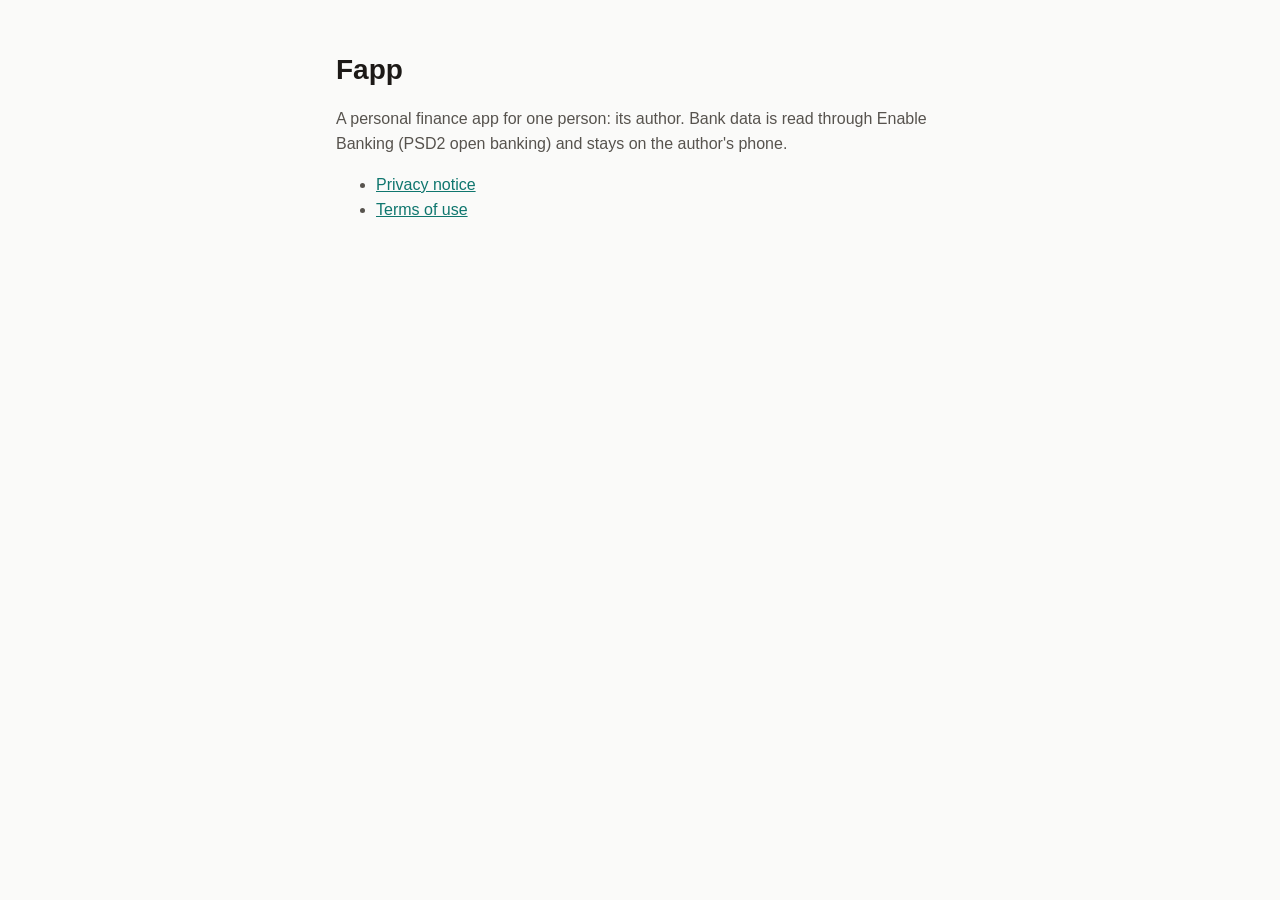
<file: index.html>
<!doctype html>
<html lang="en">
<head>
<meta charset="utf-8"><meta name="viewport" content="width=device-width, initial-scale=1">
<title>Fapp</title><link rel="stylesheet" href="style.css">
</head>
<body><main>
<h1>Fapp</h1>
<p>A personal finance app for one person: its author. Bank data is read through Enable Banking (PSD2 open banking) and stays on the author's phone.</p>
<ul>
<li><a href="privacy/">Privacy notice</a></li>
<li><a href="terms/">Terms of use</a></li>
</ul>
</main></body>
</html>
</file>
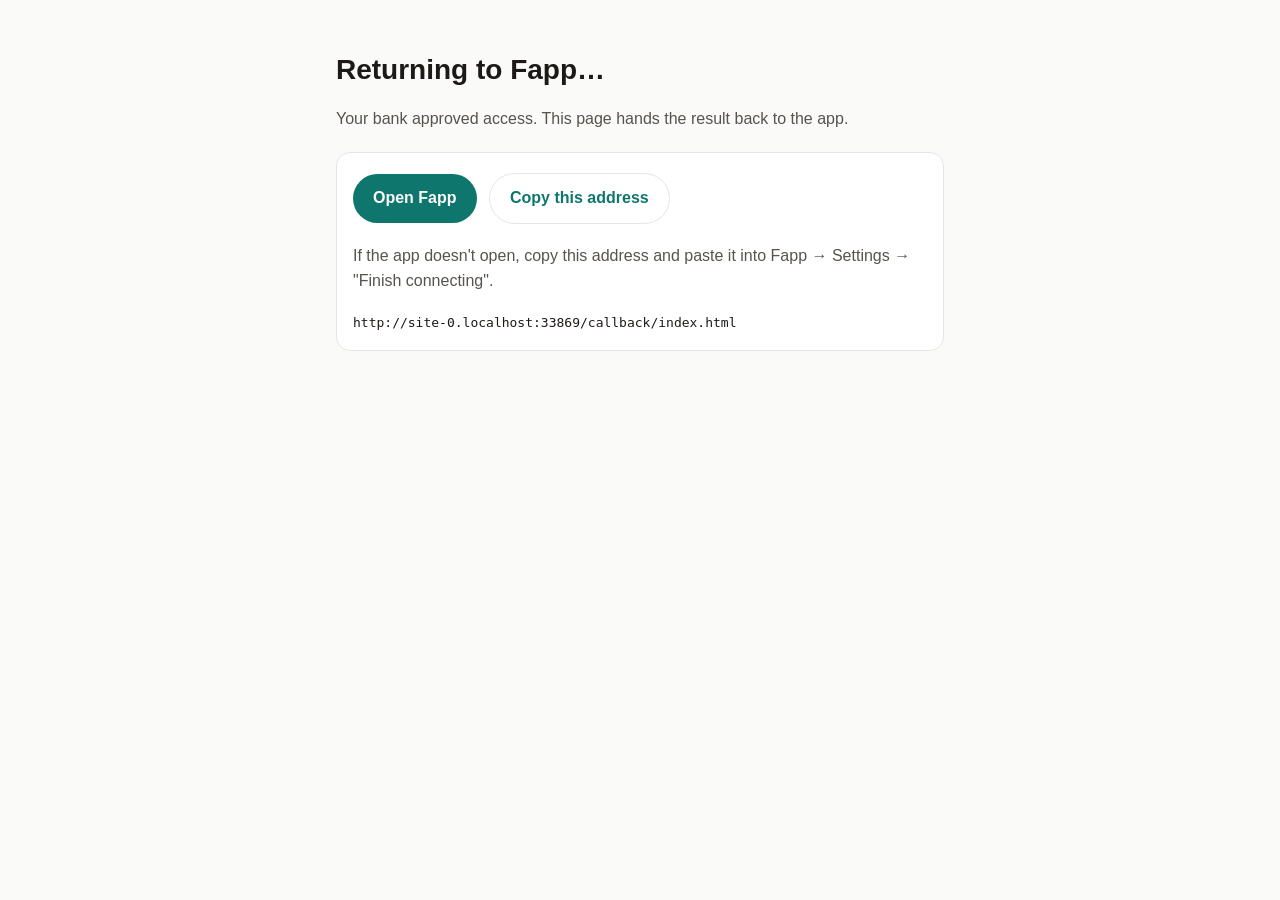
<file: callback/index.html>
<!doctype html>
<html lang="en">
<head>
<meta charset="utf-8"><meta name="viewport" content="width=device-width, initial-scale=1">
<meta name="referrer" content="no-referrer">
<title>Back to Fapp</title><link rel="stylesheet" href="../style.css">
</head>
<body><main>
<h1>Returning to Fapp…</h1>
<p>Your bank approved access. This page hands the result back to the app.</p>
<div class="card">
<a class="btn" id="open" href="fapp://bank-callback">Open Fapp</a>
<button class="btn secondary" id="copy" type="button">Copy this address</button>
<p id="hint">If the app doesn't open, copy this address and paste it into Fapp → Settings → "Finish connecting".</p>
<code id="addr"></code>
</div>
</main>
<script>
(function () {
  var target = 'fapp://bank-callback' + location.search;
  document.getElementById('open').href = target;
  document.getElementById('addr').textContent = location.href;
  document.getElementById('copy').addEventListener('click', function () {
    navigator.clipboard.writeText(location.href).then(function () {
      document.getElementById('copy').textContent = 'Copied';
    }, function () {});
  });
  if (location.search) location.replace(target);
})();
</script>
</body>
</html>
</file>
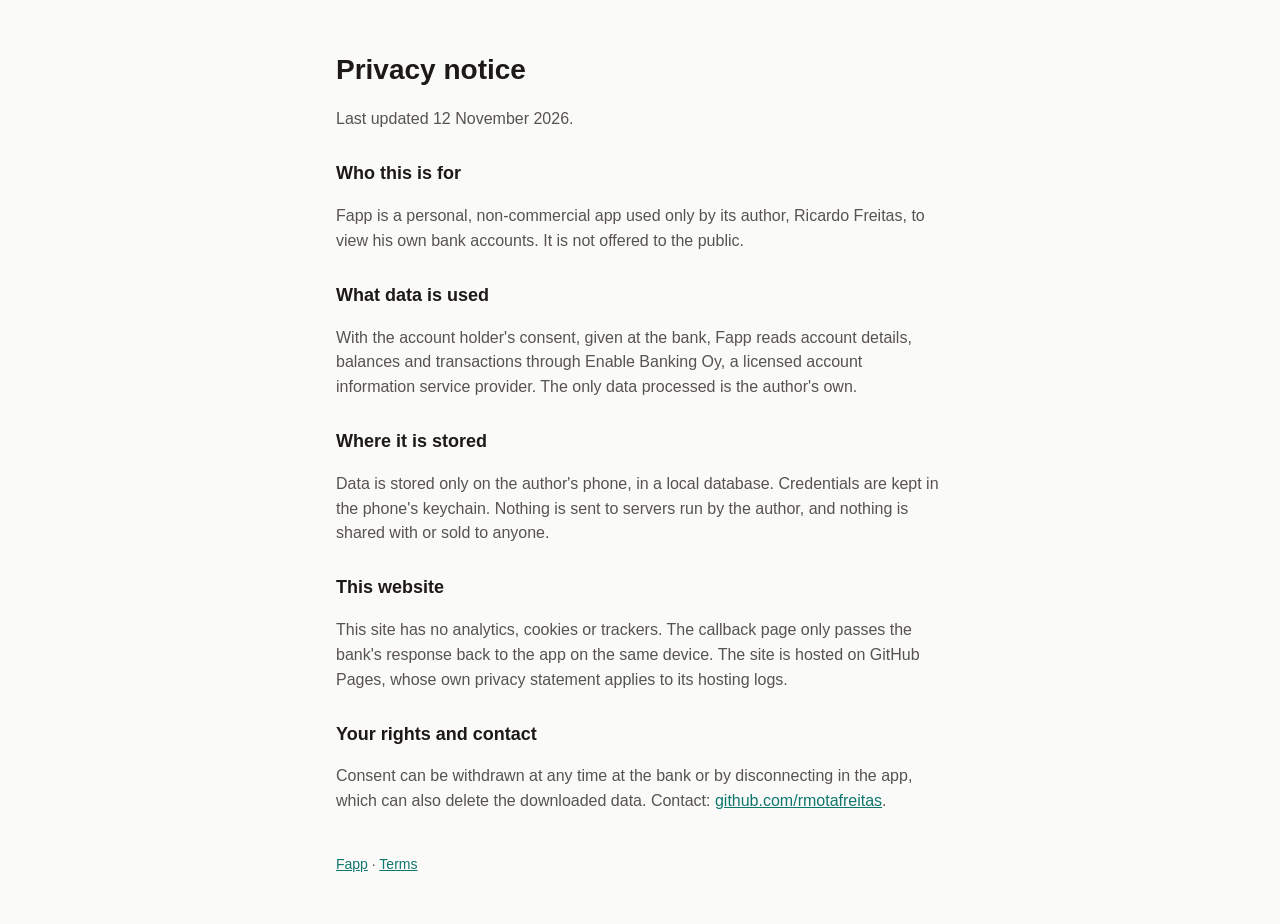
<file: privacy/index.html>
<!doctype html>
<html lang="en">
<head>
<meta charset="utf-8"><meta name="viewport" content="width=device-width, initial-scale=1">
<title>Fapp Privacy</title><link rel="stylesheet" href="../style.css">
</head>
<body><main>
<h1>Privacy notice</h1>
<p>Last updated 12 November 2026.</p>

<h2>Who this is for</h2>
<p>Fapp is a personal, non-commercial app used only by its author, Ricardo Freitas, to view his own bank accounts. It is not offered to the public.</p>

<h2>What data is used</h2>
<p>With the account holder's consent, given at the bank, Fapp reads account details, balances and transactions through Enable Banking Oy, a licensed account information service provider. The only data processed is the author's own.</p>

<h2>Where it is stored</h2>
<p>Data is stored only on the author's phone, in a local database. Credentials are kept in the phone's keychain. Nothing is sent to servers run by the author, and nothing is shared with or sold to anyone.</p>

<h2>This website</h2>
<p>This site has no analytics, cookies or trackers. The callback page only passes the bank's response back to the app on the same device. The site is hosted on GitHub Pages, whose own privacy statement applies to its hosting logs.</p>

<h2>Your rights and contact</h2>
<p>Consent can be withdrawn at any time at the bank or by disconnecting in the app, which can also delete the downloaded data. Contact: <a href="https://github.com/rmotafreitas">github.com/rmotafreitas</a>.</p>

<footer><a href="../">Fapp</a> · <a href="../terms/">Terms</a></footer>
</main></body>
</html>
</file>
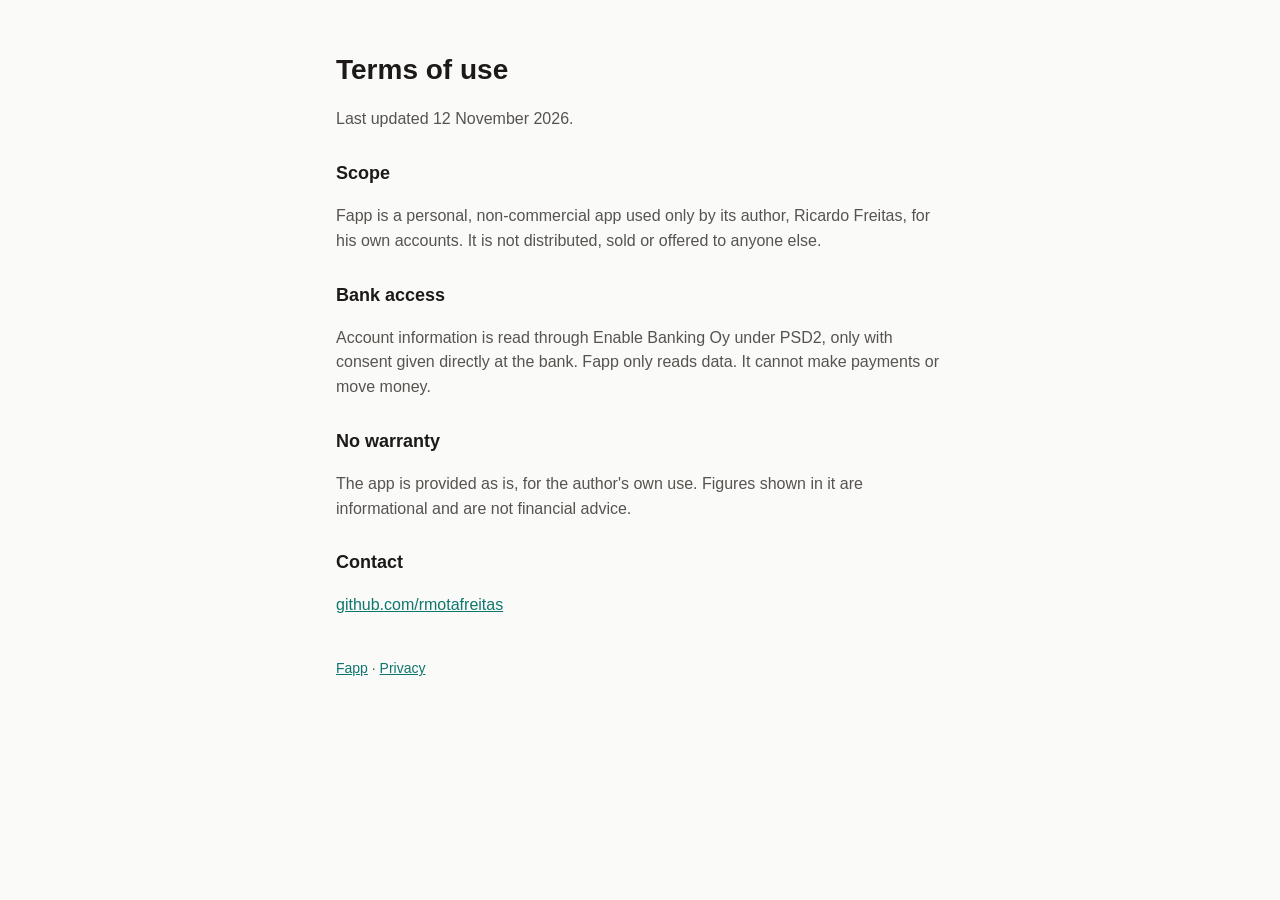
<file: terms/index.html>
<!doctype html>
<html lang="en">
<head>
<meta charset="utf-8"><meta name="viewport" content="width=device-width, initial-scale=1">
<title>Fapp Terms</title><link rel="stylesheet" href="../style.css">
</head>
<body><main>
<h1>Terms of use</h1>
<p>Last updated 12 November 2026.</p>

<h2>Scope</h2>
<p>Fapp is a personal, non-commercial app used only by its author, Ricardo Freitas, for his own accounts. It is not distributed, sold or offered to anyone else.</p>

<h2>Bank access</h2>
<p>Account information is read through Enable Banking Oy under PSD2, only with consent given directly at the bank. Fapp only reads data. It cannot make payments or move money.</p>

<h2>No warranty</h2>
<p>The app is provided as is, for the author's own use. Figures shown in it are informational and are not financial advice.</p>

<h2>Contact</h2>
<p><a href="https://github.com/rmotafreitas">github.com/rmotafreitas</a></p>

<footer><a href="../">Fapp</a> · <a href="../privacy/">Privacy</a></footer>
</main></body>
</html>
</file>
<file: style.css>
:root { --bg: #fafaf9; --text: #1c1917; --muted: #57534e; --card: #fff; --line: #e7e5e4; --accent: #0f766e; }
@media (prefers-color-scheme: dark) { :root { --bg: #0c0a09; --text: #fafaf9; --muted: #a8a29e; --card: #1c1917; --line: #292524; --accent: #2dd4bf; } }
* { box-sizing: border-box; }
body { margin: 0; background: var(--bg); color: var(--text); font: 16px/1.55 -apple-system, BlinkMacSystemFont, "Segoe UI", Roboto, sans-serif; }
main { max-width: 640px; margin: 0 auto; padding: 48px 16px; }
h1 { font-size: 28px; margin: 0 0 8px; }
h2 { font-size: 18px; margin: 28px 0 6px; }
p, li { color: var(--muted); }
a { color: var(--accent); }
.card { background: var(--card); border: 1px solid var(--line); border-radius: 14px; padding: 16px; margin: 20px 0; }
.btn { display: inline-block; background: var(--accent); color: var(--bg); border: 0; border-radius: 999px; padding: 12px 20px; font: inherit; font-weight: 600; text-decoration: none; cursor: pointer; margin: 4px 8px 4px 0; }
.btn.secondary { background: transparent; color: var(--accent); border: 1px solid var(--line); }
code { word-break: break-all; font-size: 13px; }
footer { margin-top: 40px; font-size: 14px; color: var(--muted); }
</file>
